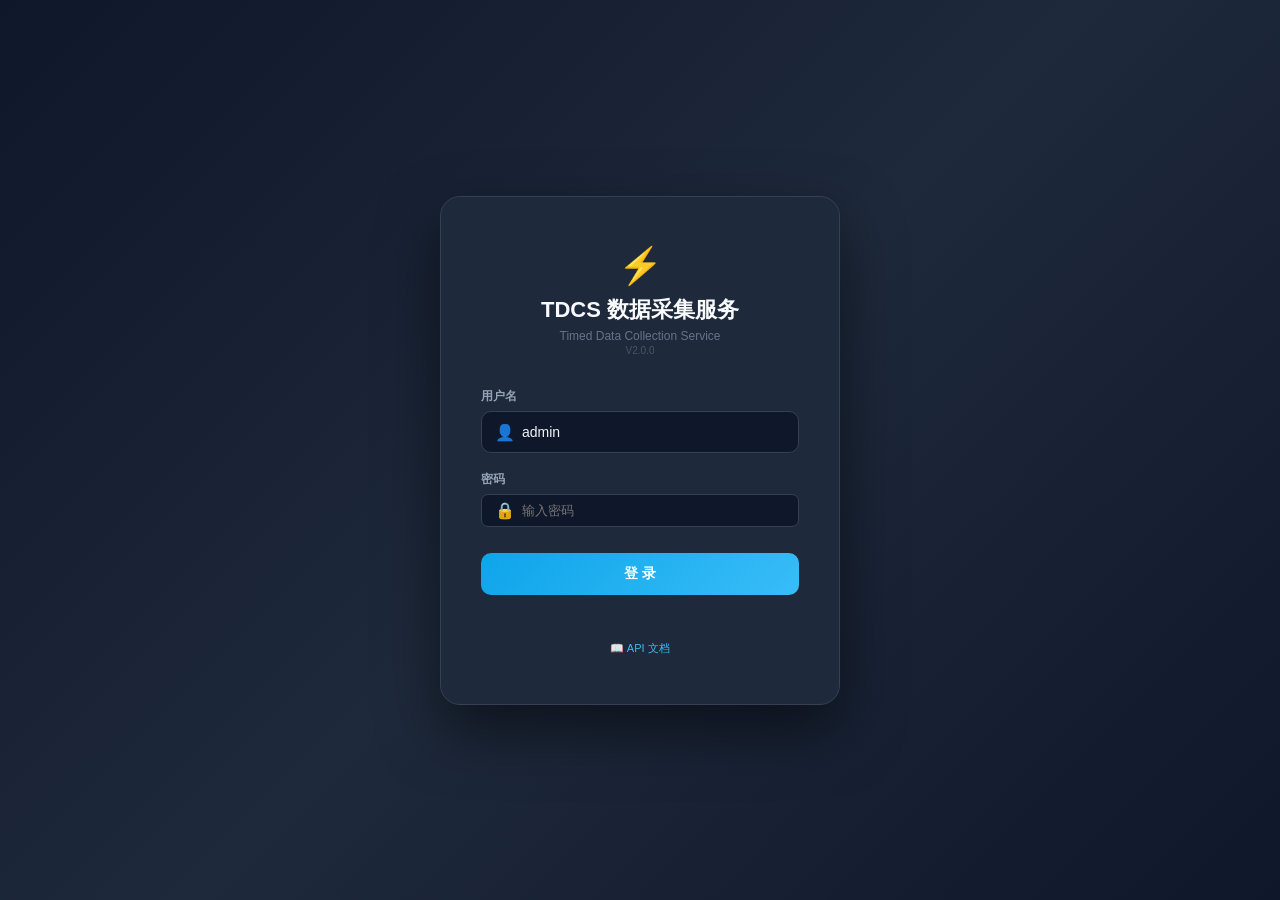
<file: etl-service/src/web/static/index.html>
<!DOCTYPE html>
<html lang="zh-CN">
<head>
<meta charset="UTF-8"><meta name="viewport" content="width=device-width,initial-scale=1">
<title>ETL 数据采集服务</title>
<style>
*{box-sizing:border-box;margin:0;padding:0}
body{font-family:-apple-system,BlinkMacSystemFont,"Segoe UI",sans-serif;background:#0f172a;color:#e2e8f0;min-height:100vh}
.sidebar{position:fixed;left:0;top:0;bottom:0;width:220px;background:#1e293b;border-right:1px solid #334155;display:flex;flex-direction:column;overflow-y:auto}
.logo{padding:24px 20px 20px;border-bottom:1px solid #334155}
.logo h1{font-size:14px;font-weight:700;color:#f8fafc;line-height:1.4}
.logo p{font-size:11px;color:#64748b;margin-top:3px}
nav{flex:1;padding:12px 0}
nav a{display:flex;align-items:center;gap:10px;padding:10px 20px;font-size:13px;color:#94a3b8;cursor:pointer;transition:all .15s;text-decoration:none;border-left:3px solid transparent}
nav a:hover{color:#f1f5f9;background:#334155}
nav a.active{color:#38bdf8;background:#0f172a;border-left-color:#38bdf8}
.nav-section{padding:6px 20px 2px;font-size:10px;color:#475569;text-transform:uppercase;letter-spacing:.8px;margin-top:8px}
.user-info{padding:16px 20px;border-top:1px solid #334155;font-size:12px;color:#64748b}
.user-info strong{color:#94a3b8;display:block}
.main{margin-left:220px;padding:32px}
.page{display:none}.page.active{display:block}
h2{font-size:20px;font-weight:700;color:#f8fafc;margin-bottom:24px}
.card{background:#1e293b;border:1px solid #334155;border-radius:12px;padding:24px;margin-bottom:20px}
.card h3{font-size:12px;font-weight:600;color:#64748b;text-transform:uppercase;letter-spacing:.5px;margin-bottom:16px}
.kpi-row{display:grid;grid-template-columns:repeat(4,1fr);gap:16px;margin-bottom:24px}
.kpi{background:#1e293b;border:1px solid #334155;border-radius:10px;padding:20px;text-align:center}
.kpi .v{font-size:28px;font-weight:800;line-height:1}
.kpi .l{font-size:11px;color:#64748b;margin-top:6px;text-transform:uppercase;letter-spacing:.5px}
.kpi.green .v{color:#34d399}.kpi.blue .v{color:#38bdf8}.kpi.amber .v{color:#fbbf24}.kpi.red .v{color:#f87171}.kpi.purple .v{color:#a78bfa}
.badge{display:inline-flex;align-items:center;padding:3px 10px;border-radius:20px;font-size:11px;font-weight:600}
.badge-success{background:#064e3b;color:#34d399}.badge-failed{background:#450a0a;color:#f87171}
.badge-processing{background:#1e3a5f;color:#38bdf8}.badge-pending{background:#1c1917;color:#a8a29e}
.badge-admin{background:#3b0764;color:#c084fc}.badge-operator{background:#172554;color:#60a5fa}.badge-viewer{background:#1c1917;color:#a8a29e}
table{width:100%;border-collapse:collapse;font-size:13px}
th{text-align:left;padding:10px 14px;color:#64748b;font-size:11px;text-transform:uppercase;letter-spacing:.5px;border-bottom:1px solid #334155}
td{padding:12px 14px;border-bottom:1px solid #1e293b;color:#cbd5e1}
tr:hover td{background:#243044}
.btn{display:inline-flex;align-items:center;gap:6px;padding:7px 14px;border-radius:7px;font-size:12px;font-weight:600;cursor:pointer;border:none;transition:all .15s}
.btn-primary{background:#0ea5e9;color:#fff}.btn-primary:hover{background:#0284c7}
.btn-success{background:#059669;color:#fff}.btn-success:hover{background:#047857}
.btn-warning{background:#d97706;color:#fff}.btn-warning:hover{background:#b45309}
.btn-danger{background:#dc2626;color:#fff}.btn-danger:hover{background:#b91c1c}
.btn-ghost{background:#334155;color:#94a3b8}.btn-ghost:hover{background:#475569;color:#f1f5f9}
.btn:disabled{opacity:.4;cursor:not-allowed}
.login-wrap{display:flex;align-items:center;justify-content:center;min-height:100vh;background:linear-gradient(135deg,#0f172a 0%,#1e293b 50%,#0f172a 100%)}
.login-box{background:#1e293b;border:1px solid #334155;border-radius:20px;padding:48px 40px;width:400px;box-shadow:0 25px 60px rgba(0,0,0,.5)}
.login-box .brand{text-align:center;margin-bottom:32px}
.login-box .brand .icon{font-size:36px;margin-bottom:8px}
.login-box .brand h1{font-size:22px;font-weight:700;color:#f8fafc;margin-bottom:4px}
.login-box .brand p{font-size:12px;color:#64748b}
.login-box .brand .ver{font-size:10px;color:#475569;margin-top:2px}
.field{margin-bottom:18px}
.field label{display:block;font-size:12px;font-weight:600;color:#94a3b8;margin-bottom:6px}
.field .input-wrap{position:relative}
.field .input-wrap .pre{position:absolute;left:14px;top:50%;transform:translateY(-50%);font-size:16px;color:#475569;pointer-events:none}
.field .input-wrap input{padding-left:40px}
.field input,.field select{width:100%;background:#0f172a;border:1px solid #334155;border-radius:10px;padding:12px 14px;color:#f1f5f9;font-size:14px;outline:none;transition:all .2s;box-sizing:border-box}
.field input:focus,.field select:focus{border-color:#38bdf8;box-shadow:0 0 0 3px rgba(56,189,248,.15)}
.login-box .btn-login{width:100%;padding:12px;border-radius:10px;font-size:14px;font-weight:700;margin-top:8px;background:linear-gradient(135deg,#0ea5e9,#38bdf8);color:#fff;border:none;cursor:pointer;transition:all .2s}
.login-box .btn-login:hover{background:linear-gradient(135deg,#0284c7,#0ea5e9);box-shadow:0 4px 16px rgba(14,165,233,.3)}
.login-box .btn-login:disabled{opacity:.5;cursor:not-allowed}
.login-box .links{text-align:center;margin-top:16px;font-size:11px;color:#475569}
.login-box .links a{color:#38bdf8;text-decoration:none}
#loginErr{color:#f87171;font-size:12px;min-height:18px;text-align:center;margin-top:12px;transition:all .2s}
.modal-overlay{display:none;position:fixed;inset:0;background:rgba(0,0,0,.6);z-index:100;align-items:center;justify-content:center}
.modal-overlay.show{display:flex}
.modal{background:#1e293b;border:1px solid #334155;border-radius:14px;padding:32px;width:440px;max-width:95vw}
.modal h3{font-size:16px;font-weight:700;color:#f8fafc;margin-bottom:20px}
.modal-actions{display:flex;gap:10px;justify-content:flex-end;margin-top:24px}
.toast{position:fixed;bottom:24px;right:24px;background:#1e293b;border:1px solid #334155;border-radius:10px;padding:14px 20px;font-size:13px;color:#f1f5f9;box-shadow:0 8px 32px rgba(0,0,0,.4);transform:translateY(80px);opacity:0;transition:all .3s;z-index:999}
.toast.show{transform:translateY(0);opacity:1}
.toast.ok{border-color:#059669;color:#34d399}.toast.err-t{border-color:#dc2626;color:#f87171}
.dot{width:8px;height:8px;border-radius:50%;display:inline-block;margin-right:6px}
.dot-green{background:#34d399}.dot-red{background:#f87171}.dot-amber{background:#fbbf24}
.empty{text-align:center;padding:40px;color:#475569;font-size:13px}
.mi{background:#0f172a;border-radius:8px;padding:12px 16px;display:flex;justify-content:space-between;align-items:center;margin-bottom:8px}
.mi .mk{font-size:12px;color:#64748b}.mi .mv{font-size:13px;font-weight:700;color:#38bdf8;font-family:monospace}
#app{display:none}
select{background:#0f172a;border:1px solid #334155;color:#e2e8f0;padding:8px 12px;border-radius:7px;font-size:13px}
input[type=text],input[type=password]{background:#0f172a;border:1px solid #334155;color:#e2e8f0;padding:8px 12px;border-radius:7px;font-size:13px}
.score-high{color:#34d399;font-weight:700}.score-mid{color:#fbbf24;font-weight:700}.score-low{color:#f87171;font-weight:700}
.tag{display:inline-flex;padding:2px 8px;border-radius:4px;font-size:11px;background:#334155;color:#94a3b8;margin:1px}
.toolbar{display:flex;gap:10px;align-items:center;flex-wrap:wrap;margin-bottom:16px}
/* 加载骨架动画 */
.skeleton{background:linear-gradient(90deg,#1e293b 25%,#334155 50%,#1e293b 75%);background-size:200% 100%;animation:sk-pulse 1.5s ease-in-out infinite;border-radius:6px;color:transparent!important;user-select:none}
@keyframes sk-pulse{0%{background-position:200% 0}100%{background-position:-200% 0}}
.sk-text{display:inline-block;height:14px;min-width:60px}.sk-block{height:40px;width:100%;margin-bottom:8px}
/* 空状态 */
.empty-state{text-align:center;padding:48px 24px;color:#475569}
.empty-state .icon{font-size:40px;margin-bottom:12px;opacity:.5}
.empty-state .msg{font-size:14px;margin-bottom:4px}
.empty-state .hint{font-size:12px;color:#334155}
/* 错误卡片 */
.err-card{background:#450a0a;border:1px solid #7f1d1d;border-radius:8px;padding:16px;color:#fca5a5;font-size:13px;margin-bottom:16px}
.err-card .retry{cursor:pointer;color:#f87171;text-decoration:underline;margin-left:8px}
/* Toast 增强 */
.toast{position:fixed;bottom:24px;right:24px;background:#1e293b;border:1px solid #334155;border-radius:10px;padding:14px 20px;font-size:13px;color:#f1f5f9;box-shadow:0 8px 32px rgba(0,0,0,.4);transform:translateY(80px);opacity:0;transition:all .3s;z-index:999;max-width:360px;display:flex;align-items:center;gap:10px}
.toast.show{transform:translateY(0);opacity:1}
.toast.ok{border-color:#059669}.toast.ok .t-icon{color:#34d399}.toast.err-t{border-color:#dc2626}.toast.err-t .t-icon{color:#f87171}
.toast .t-icon{font-size:18px;flex-shrink:0}.toast .t-body{flex:1}
/* KPI 过渡 */
.kpi .v{transition:all .4s ease}
/* 最近文件行高亮 */
tr.row-new td{background:#1a3a2a!important;transition:background 2s}
tr.row-err td{background:#3a1a1a!important}
</style>
</head>
<body>

<!-- ── 登录页 ── -->
<div class="login-wrap" id="loginPage">
  <div class="login-box">
    <div class="brand">
      <div class="icon">⚡</div>
      <h1>TDCS 数据采集服务</h1>
      <p>Timed Data Collection Service</p>
      <div class="ver">V2.0.0</div>
    </div>
    <form onsubmit="doLogin();return false;">
    <div class="field"><label>用户名</label><div class="input-wrap"><span class="pre">👤</span><input id="loginUser" value="admin" placeholder="输入用户名" autocomplete="username"></div></div>
    <div class="field"><label>密码</label><div class="input-wrap"><span class="pre">🔒</span><input id="loginPass" type="password" placeholder="输入密码" autocomplete="current-password"></div></div>
    <button type="submit" class="btn-login">登 录</button>
    </form>
    <div id="loginErr"></div>
    <div class="links">
      <a href="/docs" target="_blank">📖 API 文档</a>
    </div>
  </div>
</div>

<!-- ── 主应用 ── -->
<div id="app">
  <div class="sidebar">
    <div class="logo"><h1>⚡ TDCS</h1><p>Timed Data Collection Service</p></div>
    <nav>
      <div class="nav-section">监控</div>
      <a class="active" onclick="nav(this,'dashboard')">📊 仪表盘</a>
      <a onclick="nav(this,'quality')">✅ 数据质量</a>
      <a onclick="nav(this,'metrics')">📈 监控指标</a>
      <div class="nav-section">管理</div>
      <a onclick="nav(this,'tasks')">⚙️ 任务管理</a>
      <a onclick="nav(this,'files')">📁 文件状态</a>
      <a onclick="nav(this,'monthly')">🗂️ 月表管理</a>
      <div class="nav-section">工具</div>
      <a onclick="nav(this,'cleaner')">🧹 清洗工作台</a>
      <div class="nav-section">系统</div>
      <a onclick="nav(this,'config')">🔧 系统配置</a>
      <a onclick="nav(this,'users')" id="navUsers" style="display:none">👥 用户管理</a>
      <a onclick="nav(this,'audit')" id="navAudit" style="display:none">📋 审计日志</a>
      <div class="nav-section">开发者</div>
      <a href="/docs" target="_blank">📖 API 文档</a>
    </nav>
    <div class="user-info">
      <strong id="sidebarUser">—</strong>
      <span id="sidebarRole">—</span><br>
      <a href="#" onclick="openPwdModal()" style="color:#60a5fa;font-size:11px;text-decoration:none;margin-top:6px;display:inline-block">修改密码</a>
      &nbsp;·&nbsp;
      <a href="#" onclick="logout()" style="color:#ef4444;font-size:11px;text-decoration:none">退出</a>
    </div>
  </div>

  <div class="main">

    <!-- 仪表盘 -->
    <div class="page active" id="page-dashboard">
      <h2>仪表盘 <button class="btn btn-ghost" style="float:right;font-size:11px;margin-top:4px" onclick="loadDashboard()">↻ 刷新</button></h2>
      <div class="kpi-row">
        <div class="kpi blue"><div class="v" id="kpiTasks">—</div><div class="l">启用任务</div></div>
        <div class="kpi green"><div class="v" id="kpiSuccess">—</div><div class="l">成功文件</div></div>
        <div class="kpi red"><div class="v" id="kpiFailed">—</div><div class="l">失败文件</div></div>
        <div class="kpi amber"><div class="v" id="kpiRows">—</div><div class="l">成功行数</div></div>
      </div>
      <div style="display:grid;grid-template-columns:1fr 1fr;gap:20px;margin-bottom:20px">
        <div class="card">
          <h3>服务状态</h3>
          <div id="healthStatus"><div class="skeleton sk-block"></div><div class="skeleton sk-block"></div></div>
        </div>
        <div class="card">
          <h3>队列 / Worker</h3>
          <div id="workerStatus"><div class="skeleton sk-block"></div><div class="skeleton sk-block"></div></div>
        </div>
      </div>
      <div class="card">
        <h3>最近处理文件</h3>
        <table><thead><tr><th>文件名</th><th>任务</th><th>状态</th><th>行数</th><th>耗时</th><th>时间</th></tr></thead>
        <tbody id="recentFiles"><tr><td colspan="6" class="empty">加载中...</td></tr></tbody></table>
      </div>
    </div>

    <!-- 任务管理 -->
    <div class="page" id="page-tasks">
      <h2>任务管理 <button class="btn btn-ghost" style="float:right;font-size:11px;margin-top:4px" onclick="loadTasks()">↻ 刷新</button></h2>
      <div id="taskList" class="card"><div class="empty">加载中...</div></div>
    </div>

    <!-- 文件状态 -->
    <div class="page" id="page-files">
      <h2>文件处理状态</h2>
      <div class="card" style="margin-bottom:16px;padding:16px">
        <div class="toolbar">
          <select id="fileStatusFilter" onchange="loadFiles()">
            <option value="">全部状态</option>
            <option value="SUCCESS">SUCCESS</option>
            <option value="FAILED">FAILED</option>
            <option value="PROCESSING">PROCESSING</option>
            <option value="PENDING">PENDING</option>
          </select>
          <select id="fileTaskFilter" onchange="loadFiles()"><option value="">全部任务</option></select>
          <button class="btn btn-ghost" onclick="loadFiles()">↻ 刷新</button>
        </div>
      </div>
      <div class="card">
        <table><thead><tr><th>文件名</th><th>任务</th><th>状态</th><th>行数</th><th>重试</th><th>错误类型</th><th>时间</th><th>操作</th></tr></thead>
        <tbody id="fileTable"><tr><td colspan="8" class="empty">加载中...</td></tr></tbody></table>
        <div id="filePager" style="margin-top:16px;display:flex;gap:8px;justify-content:flex-end;align-items:center;font-size:12px;color:#64748b"></div>
      </div>
    </div>

    <!-- 数据质量 -->
    <div class="page" id="page-quality">
      <h2>数据质量</h2>
      <div class="card">
        <h3>按任务查询</h3>
        <div style="display:flex;gap:10px;margin-bottom:16px">
          <select id="qualityTaskSel" style="flex:1"></select>
          <button class="btn btn-primary" onclick="loadQuality()">查询</button>
          <button class="btn btn-ghost" onclick="loadQualityTrend()">趋势</button>
        </div>
        <div id="qualityResult" class="empty">请选择任务后点击查询</div>
      </div>
    </div>

    <!-- 监控指标 -->
    <div class="page" id="page-metrics">
      <h2>监控指标 <button class="btn btn-ghost" style="float:right;font-size:11px;margin-top:4px" onclick="loadMetrics()">↻ 刷新</button></h2>
      <div class="card">
        <h3>Prometheus 原始指标</h3>
        <pre id="metricsRaw" style="font-size:11px;color:#64748b;white-space:pre-wrap;max-height:500px;overflow-y:auto;line-height:1.7">加载中...</pre>
      </div>
    </div>

    <!-- 月表管理 -->
    <div class="page" id="page-monthly">
      <h2>月表管理</h2>
      <div class="card" style="margin-bottom:16px;padding:16px">
        <div class="toolbar">
          <select id="monthlyTaskFilter" onchange="loadMonthly()"><option value="">全部任务</option></select>
          <button class="btn btn-ghost" onclick="loadMonthly()">↻ 刷新</button>
          <button class="btn btn-warning" id="monthlyRunBtn" onclick="runMonthlyLifecycle()">▶ 手动触发生命周期</button>
          <span style="font-size:11px;color:#475569">需要 admin 权限</span>
        </div>
      </div>
      <div class="card">
        <table><thead><tr><th>表名</th><th>任务</th><th>年月</th><th>状态</th><th>行数</th><th>创建时间</th><th>归档时间</th></tr></thead>
        <tbody id="monthlyTable"><tr><td colspan="7" class="empty">加载中...</td></tr></tbody></table>
      </div>
    </div>

    <!-- 系统配置 -->
    <div class="page" id="page-config">
      <h2>系统配置</h2>
      <div class="card">
        <h3>运行时配置</h3>
        <div id="configInfo" style="margin-bottom:20px">加载中...</div>
        <button class="btn btn-warning" onclick="reloadConfig()" id="reloadBtn">🔄 热重载配置</button>
        <span style="font-size:11px;color:#64748b;margin-left:10px">需要 admin 权限</span>
      </div>
    </div>

    <!-- 用户管理 (admin only) -->
    <div class="page" id="page-users">
      <h2>用户管理
        <button class="btn btn-primary" style="float:right;margin-top:-4px" onclick="openCreateUser()">+ 新建用户</button>
      </h2>
      <div class="card">
        <table><thead><tr><th>ID</th><th>用户名</th><th>角色</th><th>状态</th><th>最后登录</th><th>创建时间</th><th>操作</th></tr></thead>
        <tbody id="userTable"><tr><td colspan="7" class="empty">加载中...</td></tr></tbody></table>
      </div>
    </div>

    <!-- 审计日志 (admin only) -->
    <div class="page" id="page-audit">
      <h2>审计日志</h2>
      <div class="card" style="margin-bottom:16px;padding:16px">
        <div class="toolbar">
          <input type="text" id="auditUser" placeholder="用户名" style="width:140px">
          <input type="text" id="auditAction" placeholder="操作关键词" style="width:160px">
          <button class="btn btn-primary" onclick="loadAudit(1)">查询</button>
          <button class="btn btn-ghost" onclick="document.getElementById('auditUser').value='';document.getElementById('auditAction').value='';loadAudit(1)">清空</button>
        </div>
      </div>
      <div class="card">
        <table><thead><tr><th>时间</th><th>用户</th><th>IP</th><th>操作</th><th>目标</th><th>详情</th></tr></thead>
        <tbody id="auditTable"><tr><td colspan="6" class="empty">加载中...</td></tr></tbody></table>
        <div id="auditPager" style="margin-top:16px;display:flex;gap:8px;justify-content:flex-end;align-items:center;font-size:12px;color:#64748b"></div>
      </div>
    </div>

    <!-- 清洗工作台 -->
    <div class="page" id="page-cleaner">
      <h2>🧹 清洗工作台
        <button class="btn btn-ghost" style="float:right;font-size:11px;margin-top:4px" onclick="loadCleanerTemplates()">↻ 刷新模板</button>
      </h2>
      <div style="display:grid;grid-template-columns:1fr 1fr;gap:20px;margin-bottom:20px">
        <div>
          <div class="card" style="margin-bottom:16px">
            <h3>① 上传数据文件</h3>
            <div id="dropZone" onclick="document.getElementById('cleanerFile').click()"
              style="border:2px dashed #334155;border-radius:10px;padding:32px;text-align:center;cursor:pointer;transition:border .2s;margin-bottom:12px"
              ondragover="event.preventDefault();this.style.borderColor='#38bdf8'"
              ondragleave="this.style.borderColor='#334155'"
              ondrop="handleFileDrop(event)">
              <div style="font-size:28px;margin-bottom:8px">📂</div>
              <div style="color:#94a3b8;font-size:13px">点击或拖拽上传 CSV / Excel</div>
              <div style="color:#475569;font-size:11px;margin-top:4px">最大 20MB</div>
            </div>
            <input type="file" id="cleanerFile" accept=".csv,.xlsx,.xls" style="display:none" onchange="onFileSelected(this)">
            <div id="fileInfo" style="font-size:12px;color:#64748b;min-height:18px"></div>
          </div>
          <div class="card">
            <h3>② 选择清洗模板 <span id="templateCount" style="font-weight:400;color:#475569;text-transform:none;letter-spacing:0"></span></h3>
            <select id="templateSelect" style="width:100%;margin-bottom:12px" onchange="onTemplateSelected()">
              <option value="">— 请选择模板 —</option>
            </select>
            <div id="templateDesc" style="font-size:12px;color:#64748b;min-height:32px;padding:8px 0"></div>
            <button class="btn btn-primary" style="width:100%;justify-content:center;padding:11px;font-size:14px"
              id="runBtn" onclick="runCleaner()" disabled>▶ 运行清洗</button>
          </div>
        </div>
        <div class="card" style="display:flex;flex-direction:column">
          <h3>模板详情
            <button id="srcToggleBtn" class="btn btn-ghost" style="float:right;font-size:11px" onclick="toggleSource()" disabled>查看源码</button>
          </h3>
          <div id="templateDetail" style="flex:1;font-size:13px;color:#64748b">请在左侧选择模板</div>
          <pre id="templateSource" style="display:none;font-size:11px;color:#94a3b8;background:#0f172a;border-radius:8px;padding:14px;overflow:auto;max-height:320px;line-height:1.6"></pre>
        </div>
      </div>
      <div id="cleanerResult" style="display:none">
        <div class="card" style="margin-bottom:0">
          <h3>③ 清洗结果
            <button id="downloadBtn" class="btn btn-success" style="float:right;font-size:11px" onclick="downloadResult()" disabled>⬇ 下载完整 CSV</button>
          </h3>
          <div id="resultSummary" style="display:flex;gap:24px;margin-bottom:16px;flex-wrap:wrap"></div>
          <div style="overflow-x:auto">
            <table id="previewTable" style="min-width:600px">
              <thead id="previewHead"></thead>
              <tbody id="previewBody"></tbody>
            </table>
          </div>
          <div id="previewNote" style="font-size:11px;color:#475569;margin-top:10px;text-align:right"></div>
        </div>
      </div>
    </div>

  </div><!-- .main -->
</div><!-- #app -->

<!-- ── 弹窗：修改密码 ── -->
<div class="modal-overlay" id="pwdModal">
  <div class="modal">
    <h3>修改密码</h3>
    <div class="field"><label>旧密码</label><input type="password" id="pwdOld" placeholder="当前密码"></div>
    <div class="field"><label>新密码</label><input type="password" id="pwdNew" placeholder="至少 6 位"></div>
    <div class="field"><label>确认新密码</label><input type="password" id="pwdConfirm" placeholder="再次输入新密码"></div>
    <div class="modal-actions">
      <button class="btn btn-ghost" onclick="closeModal('pwdModal')">取消</button>
      <button class="btn btn-primary" onclick="submitPwd()">确认修改</button>
    </div>
  </div>
</div>

<!-- ── 弹窗：创建用户 ── -->
<div class="modal-overlay" id="createUserModal">
  <div class="modal">
    <h3>创建用户</h3>
    <div class="field"><label>用户名</label><input type="text" id="newUsername" placeholder="3-50 字符"></div>
    <div class="field"><label>密码</label><input type="password" id="newPassword" placeholder="至少 6 位"></div>
    <div class="field"><label>角色</label>
      <select id="newRole" style="width:100%;padding:10px 14px;font-size:14px">
        <option value="viewer">viewer — 只读</option>
        <option value="operator">operator — 操作</option>
        <option value="admin">admin — 管理员</option>
      </select>
    </div>
    <div class="modal-actions">
      <button class="btn btn-ghost" onclick="closeModal('createUserModal')">取消</button>
      <button class="btn btn-primary" onclick="submitCreateUser()">创建</button>
    </div>
  </div>
</div>

<!-- ── 弹窗：修改角色 ── -->
<div class="modal-overlay" id="roleModal">
  <div class="modal">
    <h3>修改角色</h3>
    <div style="margin-bottom:16px;color:#94a3b8;font-size:13px">用户：<strong id="roleModalUser" style="color:#38bdf8"></strong></div>
    <input type="hidden" id="roleModalId">
    <div class="field"><label>新角色</label>
      <select id="roleModalRole" style="width:100%;padding:10px 14px;font-size:14px">
        <option value="viewer">viewer — 只读</option>
        <option value="operator">operator — 操作</option>
        <option value="admin">admin — 管理员</option>
      </select>
    </div>
    <div class="modal-actions">
      <button class="btn btn-ghost" onclick="closeModal('roleModal')">取消</button>
      <button class="btn btn-primary" onclick="submitChangeRole()">确认</button>
    </div>
  </div>
</div>

<!-- ── 文件详情弹窗 ── -->
<div class="modal-overlay" id="fileDetailModal">
  <div class="modal" style="width:560px">
    <h3>文件详情</h3>
    <div id="fileDetailContent" style="font-size:13px"></div>
    <div class="modal-actions">
      <button class="btn btn-ghost" onclick="closeModal('fileDetailModal')">关闭</button>
    </div>
  </div>
</div>

<div class="toast" id="toast"></div>

<script>
// ── 安全的 localStorage 读写 ────────────────────────────────────────────────
function _safeGet(k) { try { return localStorage.getItem(k); } catch(_) { return null; } }
function _safeSet(k, v) { try { localStorage.setItem(k, v); } catch(_) {} }
function _safeDel(k) { try { localStorage.removeItem(k); } catch(_) {} }

let token = _safeGet('etl_token') || '';
let currentUser = null;
try { currentUser = JSON.parse(_safeGet('etl_user') || 'null'); } catch(_) { currentUser = null; }
let _filePage = 1, _auditPage = 1;
let _loginLock = false;
let _autoRefresh = null;  // 仪表盘自动刷新定时器

// ── JWT 解码（自动补齐 base64url padding）────────────────────────────────────
function _decodeJwtPayload(jwt) {
  try {
    let payload = jwt.split('.')[1];
    if (!payload) throw new Error('invalid token format');
    payload = payload.replace(/-/g, '+').replace(/_/g, '/');
    while (payload.length % 4) payload += '=';
    return JSON.parse(atob(payload));
  } catch (e) {
    throw new Error('token 解析失败: ' + e.message);
  }
}

// ── 验证存储的 token 是否仍然有效 ────────────────────────────────────────────
async function _verifyStoredToken() {
  if (!token) return false;
  try {
    const r = await fetch('/api/v1/tasks/', {
      headers: { 'Authorization': 'Bearer ' + token }
    });
    return r.ok;
  } catch (_) {
    return false;
  }
}

// ─── 核心工具 ──────────────────────────────────────────────────────────────

async function doLogin() {
  if (_loginLock) return;
  _loginLock = true;
  const btn = document.querySelector('#loginPage .btn-login');
  btn.disabled = true;
  btn.textContent = '登录中...';

  const u = document.getElementById('loginUser').value.trim();
  const p = document.getElementById('loginPass').value;
  const errEl = document.getElementById('loginErr');
  errEl.textContent = '';

  try {
    if (!u || !p) { errEl.textContent = '请输入用户名和密码'; return; }
    const r = await fetch('/api/v1/auth/login', {
      method: 'POST',
      headers: { 'Content-Type': 'application/json' },
      body: JSON.stringify({ username: u, password: p })
    });
    const data = await r.json().catch(() => ({}));
    if (!r.ok) {
      if (r.status === 429) {
        errEl.textContent = '登录尝试过于频繁，请 1 分钟后再试';
      } else if (r.status === 401) {
        errEl.textContent = '用户名或密码错误';
      } else if (r.status >= 500) {
        errEl.textContent = '服务器内部错误，请联系管理员';
      } else {
        errEl.textContent = data.error || '登录失败 (' + r.status + ')';
      }
      return;
    }
    token = data.token;
    const pl = _decodeJwtPayload(token);
    currentUser = { id: pl.sub, username: pl.username, role: pl.role };
    _safeSet('etl_token', token);
    _safeSet('etl_user', JSON.stringify(currentUser));
    enterApp();
  } catch (e) {
    if (e.name === 'TypeError' && e.message.includes('fetch')) {
      errEl.textContent = '无法连接服务器，请检查网络';
    } else if (e.name === 'TypeError' && e.message.includes('NetworkError')) {
      errEl.textContent = '网络连接失败，请检查服务是否运行';
    } else {
      errEl.textContent = '登录异常: ' + e.message;
    }
  } finally {
    _loginLock = false;
    btn.disabled = false;
    btn.textContent = '登 录';
  }
}

function enterApp() {
  document.getElementById('loginPage').style.display = 'none';
  document.getElementById('app').style.display = 'block';
  document.getElementById('sidebarUser').textContent = currentUser.username;
  document.getElementById('sidebarRole').textContent = currentUser.role;
  // admin-only 菜单
  if (currentUser.role === 'admin') {
    document.getElementById('navUsers').style.display = '';
    document.getElementById('navAudit').style.display = '';
  }
  loadDashboard();
  // 仪表盘 30s 自动刷新
  if (_autoRefresh) clearInterval(_autoRefresh);
  _autoRefresh = setInterval(() => { if (document.getElementById('page-dashboard').classList.contains('active')) loadDashboard(); }, 30000);
  // 预填文件任务过滤器
  api('GET', '/api/v1/tasks/').then(d => {
    const sel = document.getElementById('fileTaskFilter');
    const msel = document.getElementById('monthlyTaskFilter');
    (d.tasks || []).forEach(t => {
      sel.innerHTML += `<option value="${t.task_id}">${t.name}</option>`;
      msel.innerHTML += `<option value="${t.task_id}">${t.name}</option>`;
    });
  }).catch(()=>{});
}

function logout() {
  token = ''; currentUser = null;
  _safeDel('etl_token'); _safeDel('etl_user');
  document.getElementById('app').style.display = 'none';
  document.getElementById('loginPage').style.display = 'flex';
  document.getElementById('navUsers').style.display = 'none';
  document.getElementById('navAudit').style.display = 'none';
}

async function api(method, path, body) {
  const opts = {method, headers: {'Content-Type': 'application/json'}};
  if (token) opts.headers['Authorization'] = 'Bearer ' + token;
  if (body) opts.body = JSON.stringify(body);
  const r = await fetch(path, opts);
  if (r.status === 401) { logout(); throw new Error('401'); }
  if (!r.ok) { const e = await r.json().catch(()=>({error:r.status})); throw new Error(e.error || r.status); }
  const ct = r.headers.get('content-type') || '';
  return ct.includes('json') ? r.json() : r.text();
}

function nav(el, page) {
  document.querySelectorAll('.page').forEach(p => p.classList.remove('active'));
  document.querySelectorAll('nav a').forEach(a => a.classList.remove('active'));
  document.getElementById('page-' + page).classList.add('active');
  el.classList.add('active');
  const fn = {dashboard:loadDashboard, tasks:loadTasks, files:loadFiles,
               quality:loadQualityInit, metrics:loadMetrics, config:loadConfig,
               users:loadUsers, audit:()=>loadAudit(1), monthly:loadMonthly,
               cleaner:loadCleanerTemplates};
  fn[page]?.();
}

function toast(msg, type) {
  const t = document.getElementById('toast');
  const icon = type === 'err' ? '✕' : '✓';
  t.innerHTML = `<span class="t-icon">${icon}</span><span class="t-body">${msg}</span>`;
  t.className = 'toast show ' + (type === 'err' ? 'err-t' : 'ok');
  clearTimeout(t._tid);
  t._tid = setTimeout(() => t.classList.remove('show'), 3500);
}

function badge(s) {
  const m = {SUCCESS:'badge-success',FAILED:'badge-failed',PROCESSING:'badge-processing',CLAIMED:'badge-processing'};
  return `<span class="badge ${m[s]||'badge-pending'}">${s||'—'}</span>`;
}
function roleBadge(r) {
  return `<span class="badge badge-${r||'viewer'}">${r||'viewer'}</span>`;
}

// ── 通用状态渲染 ─────────────────────────────────────────────────────────
function _loading(rows=5) {
  return '<tr>' + Array(rows).fill('<td><div class="skeleton sk-text"></div></td>').join('') + '</tr>'.repeat(3);
}
function _empty(msg='暂无数据', icon='📭') {
  return `<div class="empty-state"><div class="icon">${icon}</div><div class="msg">${msg}</div></div>`;
}
function _error(msg, retryFn) {
  let r = '';
  if (retryFn) r = `<span class="retry" onclick="(${retryFn.toString()})()">重试</span>`;
  return `<div class="err-card">⚠ ${msg}${r}</div>`;
}
function scoreClass(s) { return s>=80?'score-high':s>=60?'score-mid':'score-low'; }

function openModal(id) { document.getElementById(id).classList.add('show'); }
function closeModal(id) { document.getElementById(id).classList.remove('show'); }

// ─── 仪表盘 ───────────────────────────────────────────────────────────────

async function loadDashboard() {
  try {
    const d = await api('GET', '/api/v1/dashboard/');
    document.getElementById('kpiTasks').textContent = d.tasks?.enabled ?? '—';
    document.getElementById('kpiSuccess').textContent = d.files?.success ?? '—';
    document.getElementById('kpiFailed').textContent = d.files?.failed ?? '—';
    document.getElementById('kpiRows').textContent = (d.files?.total_rows ?? 0).toLocaleString();

    // 服务状态
    const health = d.health || {};
    const ha = d.ha || {};
    document.getElementById('healthStatus').innerHTML =
      `<div style="display:flex;flex-direction:column;gap:8px">
        <div><span class="dot ${health.db?'dot-green':'dot-red'}"></span>数据库：${health.db?'正常':'不可达'}</div>
        <div><span class="dot dot-green"></span>Web 服务：运行中</div>
        ${ha.enabled ? `<div><span class="dot ${ha.is_active?'dot-green':'dot-amber'}"></span>HA 角色：${ha.is_active?'主节点 (ACTIVE)':'备节点 (STANDBY)'}</div>` : ''}
        <div style="color:#475569;font-size:11px;margin-top:4px">${new Date().toLocaleTimeString()}</div>
      </div>`;

    // Worker
    const w = d.workers || {};
    document.getElementById('workerStatus').innerHTML = Object.keys(w).length
      ? `<div style="display:flex;flex-direction:column;gap:8px">
          <div class="mi"><span class="mk">队列积压</span><span class="mv">${w.queue_size??'—'}</span></div>
          <div class="mi"><span class="mk">活跃 Worker</span><span class="mv">${w.active_workers??'—'}</span></div>
        </div>`
      : '<div style="color:#475569">Worker 信息不可用</div>';

    // 最近文件
    const recent = d.recent_files || [];
    document.getElementById('recentFiles').innerHTML = recent.length
      ? recent.map(f=>`<tr>
          <td style="font-family:monospace;font-size:12px">${f.file_name}</td>
          <td style="color:#64748b">${f.task_id}</td>
          <td>${badge(f.status)}</td>
          <td>${(f.row_count||0).toLocaleString()}</td>
          <td>${f.processing_time_ms?f.processing_time_ms+'ms':'—'}</td>
          <td style="color:#64748b;font-size:12px">${(f.time||'').slice(0,19)}</td>
        </tr>`).join('')
      : '<tr><td colspan="6" class="empty">暂无数据</td></tr>';
  } catch(e) {
    document.getElementById('healthStatus').innerHTML = `<span class="dot dot-red"></span>服务不可达：${e.message}`;
  }
}

// ─── 任务管理 ─────────────────────────────────────────────────────────────

async function loadTasks() {
  try {
    const data = await api('GET', '/api/v1/tasks/');
    const tasks = data.tasks || [];
    document.getElementById('taskList').innerHTML = tasks.length
      ? `<table><thead><tr><th>任务 ID</th><th>名称</th><th>状态</th><th>成功</th><th>失败</th><th>总行数</th><th>最后处理</th><th>操作</th></tr></thead><tbody>` +
        tasks.map(t => {
          const s = t.stats || {};
          return `<tr>
            <td style="font-family:monospace;color:#38bdf8">${t.task_id}</td>
            <td>${t.name}</td>
            <td>${t.enabled?'<span class="badge badge-success">● 运行</span>':'<span class="badge badge-pending">⏸ 禁用</span>'}</td>
            <td style="color:#34d399">${s.success??'—'}</td>
            <td style="color:#f87171">${s.failed??'—'}</td>
            <td>${(s.total_rows||0).toLocaleString()}</td>
            <td style="color:#64748b;font-size:11px">${(s.last_processed||'—').slice(0,19)}</td>
            <td style="display:flex;gap:6px;flex-wrap:wrap">
              <button class="btn btn-warning" style="padding:5px 10px" onclick="taskAct('${t.task_id}','pause')">暂停</button>
              <button class="btn btn-success" style="padding:5px 10px" onclick="taskAct('${t.task_id}','resume')">恢复</button>
              <button class="btn btn-primary" style="padding:5px 10px" onclick="taskAct('${t.task_id}','trigger')">扫描</button>
              ${currentUser.role==='admin'
                ? (t.enabled
                    ? `<button class="btn btn-ghost" style="padding:5px 10px" onclick="taskAct('${t.task_id}','disable')">禁用</button>`
                    : `<button class="btn btn-ghost" style="padding:5px 10px" onclick="taskAct('${t.task_id}','enable')">启用</button>`)
                : ''}
            </td>
          </tr>`;
        }).join('') + '</tbody></table>'
      : '<div class="empty">暂无任务</div>';
  } catch {
    document.getElementById('taskList').innerHTML = '<div class="empty">加载失败</div>';
  }
}

async function taskAct(id, action) {
  try {
    await api('POST', `/api/v1/tasks/${id}/${action}`);
    toast(`${action} → ${id}`);
    loadTasks();
  } catch(e) { toast('操作失败：' + e.message, 'err'); }
}

// ─── 文件状态 ─────────────────────────────────────────────────────────────

async function loadFiles(page) {
  if (page) _filePage = page;
  const s = document.getElementById('fileStatusFilter').value;
  const t = document.getElementById('fileTaskFilter').value;
  let qs = `?page=${_filePage}&page_size=50`;
  if (s) qs += `&status=${s}`;
  if (t) qs += `&task_id=${t}`;
  try {
    const data = await api('GET', '/api/v1/files/' + qs);
    const files = data.files || [];
    document.getElementById('fileTable').innerHTML = files.length
      ? files.map(f=>`<tr>
          <td style="font-family:monospace;font-size:12px;cursor:pointer;color:#38bdf8" onclick="showFileDetail(${f.id})">${f.file_name}</td>
          <td style="color:#64748b">${f.task_id||'—'}</td>
          <td>${badge(f.status)}</td>
          <td>${(f.row_count||0).toLocaleString()}</td>
          <td>${f.retry_count||0}</td>
          <td style="color:#f87171;font-size:11px">${f.error_type||'—'}</td>
          <td style="color:#64748b;font-size:11px">${(f.created_at||'').slice(0,19)}</td>
          <td>${f.status==='FAILED'?`<button class="btn btn-ghost" style="padding:4px 10px" onclick="retryFile(${f.id})">重试</button>`:'—'}</td>
        </tr>`).join('')
      : '<tr><td colspan="8" class="empty">暂无数据</td></tr>';
    // 分页
    const total = data.total || 0;
    const pages = Math.ceil(total / 50);
    document.getElementById('filePager').innerHTML = total > 50
      ? `共 ${total} 条 &nbsp;
         ${_filePage>1?`<button class="btn btn-ghost" style="padding:4px 10px" onclick="loadFiles(${_filePage-1})">‹ 上一页</button>`:''}
         <span>第 ${_filePage}/${pages} 页</span>
         ${_filePage<pages?`<button class="btn btn-ghost" style="padding:4px 10px" onclick="loadFiles(${_filePage+1})">下一页 ›</button>`:''}`
      : `共 ${total} 条`;
  } catch {
    document.getElementById('fileTable').innerHTML = '<tr><td colspan="8" class="empty">加载失败</td></tr>';
  }
}

async function showFileDetail(id) {
  try {
    const f = await api('GET', `/api/v1/files/${id}`);
    document.getElementById('fileDetailContent').innerHTML = `
      <div style="display:grid;grid-template-columns:1fr 1fr;gap:10px;margin-bottom:16px">
        ${['file_name','task_id','status','row_count','valid_row_count','retry_count','processing_time_ms','created_at','processed_at'].map(k=>
          `<div class="mi"><span class="mk">${k}</span><span class="mv" style="font-size:12px">${f[k]??'—'}</span></div>`
        ).join('')}
      </div>
      ${f.error_type?`<div style="margin-bottom:10px"><div style="font-size:11px;color:#64748b;margin-bottom:4px">错误类型</div><span class="badge badge-failed">${f.error_type}</span></div>`:''}
      ${f.error_message?`<div><div style="font-size:11px;color:#64748b;margin-bottom:4px">错误详情</div><pre style="background:#0f172a;border-radius:8px;padding:12px;font-size:11px;color:#f87171;overflow:auto;max-height:200px;white-space:pre-wrap">${f.error_message}</pre></div>`:''}
      ${f.file_path?`<div style="margin-top:10px"><div style="font-size:11px;color:#64748b;margin-bottom:4px">文件路径</div><code style="font-size:11px;color:#94a3b8">${f.file_path}</code></div>`:''}`;
    openModal('fileDetailModal');
  } catch(e) { toast('加载失败：'+e.message, 'err'); }
}

async function retryFile(id) {
  try { await api('POST', `/api/v1/files/${id}/retry`); toast('已提交重试'); loadFiles(); }
  catch(e) { toast('重试失败：'+e.message, 'err'); }
}

// ─── 数据质量 ─────────────────────────────────────────────────────────────

async function loadQualityInit() {
  try {
    const data = await api('GET', '/api/v1/tasks/');
    document.getElementById('qualityTaskSel').innerHTML =
      (data.tasks||[]).map(t=>`<option value="${t.task_id}">${t.name} (${t.task_id})</option>`).join('');
  } catch {}
}

async function loadQuality() {
  const id = document.getElementById('qualityTaskSel').value;
  if (!id) return;
  try {
    const data = await api('GET', `/api/v1/quality/${id}?page_size=20`);
    const reports = data.reports || [];
    document.getElementById('qualityResult').innerHTML = reports.length
      ? `<table><thead><tr><th>时间</th><th>总行</th><th>有效</th><th>错误</th><th>空值率</th><th>质量评分</th><th>耗时</th></tr></thead><tbody>` +
        reports.map(r=>`<tr>
          <td style="font-size:11px;color:#64748b">${(r.batch_time||'').slice(0,19)}</td>
          <td>${r.total_rows||0}</td>
          <td style="color:#34d399">${r.valid_rows||0}</td>
          <td style="color:#f87171">${r.error_rows||0}</td>
          <td>${((r.null_rate||0)*100).toFixed(1)}%</td>
          <td><strong class="${scoreClass(r.quality_score||0)}">${r.quality_score??'—'}</strong></td>
          <td style="color:#64748b">${r.processing_time_ms?r.processing_time_ms+'ms':'—'}</td>
        </tr>`).join('') + '</tbody></table>'
      : '<div class="empty">暂无质量报告（尚未处理任何文件）</div>';
  } catch(e) {
    document.getElementById('qualityResult').innerHTML = `<div class="empty">加载失败：${e.message}</div>`;
  }
}

async function loadQualityTrend() {
  const id = document.getElementById('qualityTaskSel').value;
  if (!id) { toast('请先选择任务', 'err'); return; }
  try {
    const data = await api('GET', `/api/v1/quality/${id}/trend?days=30`);
    const trend = data.trend || [];
    document.getElementById('qualityResult').innerHTML = trend.length
      ? `<div style="font-size:12px;color:#64748b;margin-bottom:12px">近 30 天每日质量趋势</div>
         <table><thead><tr><th>日期</th><th>批次数</th><th>平均评分</th><th>最低评分</th><th>总行数</th><th>错误行</th></tr></thead><tbody>` +
        trend.map(r=>`<tr>
          <td>${r.day}</td><td>${r.batch_count}</td>
          <td><strong class="${scoreClass(r.avg_score)}">${r.avg_score}</strong></td>
          <td class="${scoreClass(r.min_score)}">${r.min_score}</td>
          <td>${(r.total_rows||0).toLocaleString()}</td>
          <td style="color:#f87171">${r.error_rows||0}</td>
        </tr>`).join('') + '</tbody></table>'
      : '<div class="empty">近 30 天无质量数据</div>';
  } catch(e) {
    document.getElementById('qualityResult').innerHTML = `<div class="empty">加载失败：${e.message}</div>`;
  }
}

// ─── 监控 ─────────────────────────────────────────────────────────────────

async function loadMetrics() {
  try {
    const text = await api('GET', '/metrics');
    document.getElementById('metricsRaw').textContent = text;
  } catch { document.getElementById('metricsRaw').textContent = '加载失败'; }
}

// ─── 月表管理 ─────────────────────────────────────────────────────────────

async function loadMonthly() {
  const t = document.getElementById('monthlyTaskFilter').value;
  try {
    const data = await api('GET', '/api/v1/monthly/' + (t?`?task_id=${t}`:''));
    const tables = data.tables || [];
    document.getElementById('monthlyTable').innerHTML = tables.length
      ? tables.map(r=>`<tr>
          <td style="font-family:monospace;font-size:12px;color:#38bdf8">${r.table_name}</td>
          <td style="color:#64748b">${r.task_id}</td>
          <td>${r.year_month}</td>
          <td>${r.status==='ACTIVE'?'<span class="badge badge-success">ACTIVE</span>':r.status==='ARCHIVED'?'<span class="badge badge-pending">ARCHIVED</span>':'<span class="badge badge-failed">DROPPED</span>'}</td>
          <td>${(r.row_count||0).toLocaleString()}</td>
          <td style="color:#64748b;font-size:11px">${(r.created_at||'').slice(0,19)}</td>
          <td style="color:#64748b;font-size:11px">${r.archived_at?(r.archived_at||'').slice(0,19):'—'}</td>
        </tr>`).join('')
      : '<tr><td colspan="7" class="empty">暂无月表记录</td></tr>';
  } catch(e) {
    document.getElementById('monthlyTable').innerHTML = `<tr><td colspan="7" class="empty">加载失败：${e.message}</td></tr>`;
  }
}

async function runMonthlyLifecycle() {
  const btn = document.getElementById('monthlyRunBtn');
  btn.disabled = true; btn.textContent = '运行中...';
  try {
    const data = await api('POST', '/api/v1/monthly/run', {});
    toast(`生命周期完成，涉及任务: ${(data.ran_for_tasks||[]).join(', ')||'无'}`);
    loadMonthly();
  } catch(e) { toast('触发失败：'+e.message, 'err'); }
  finally { btn.disabled = false; btn.textContent = '▶ 手动触发生命周期'; }
}

// ─── 系统配置 ─────────────────────────────────────────────────────────────

async function loadConfig() {
  try {
    const data = await api('GET', '/api/v1/config/');
    const tasks = data.tasks || [];
    delete data.tasks;
    document.getElementById('configInfo').innerHTML =
      Object.entries(data).map(([k, v]) => {
        const disp = typeof v === 'object' ? `<pre style="font-size:11px;color:#94a3b8;white-space:pre-wrap;margin-top:4px">${JSON.stringify(v,null,2)}</pre>` : `<span class="mv">${v}</span>`;
        return `<div class="mi" style="align-items:flex-start"><span class="mk" style="padding-top:2px">${k}</span>${disp}</div>`;
      }).join('') +
      (tasks.length ? `<div style="margin-top:16px"><div style="font-size:11px;color:#64748b;text-transform:uppercase;letter-spacing:.5px;margin-bottom:8px">任务列表 (${tasks.length})</div>` +
        tasks.map(t=>`<div class="mi"><span class="mk">${t.task_id}</span><span style="font-size:12px;color:#94a3b8">${t.name} · ${t.enabled?'<span style="color:#34d399">启用</span>':'<span style="color:#f87171">禁用</span>'}</span></div>`).join('') +
        '</div>' : '');
  } catch { document.getElementById('configInfo').innerHTML = '<div class="empty">加载失败（需要登录）</div>'; }
}

async function reloadConfig() {
  const btn = document.getElementById('reloadBtn');
  btn.disabled = true; btn.textContent = '重载中...';
  try { await api('PUT', '/api/v1/config/reload'); toast('配置热重载成功'); loadConfig(); }
  catch(e) { toast('热重载失败：'+e.message, 'err'); }
  finally { btn.disabled = false; btn.textContent = '🔄 热重载配置'; }
}

// ─── 用户管理 ─────────────────────────────────────────────────────────────

async function loadUsers() {
  try {
    const data = await api('GET', '/api/v1/users/');
    const users = data.users || [];
    document.getElementById('userTable').innerHTML = users.length
      ? users.map(u=>`<tr>
          <td style="color:#64748b">${u.id}</td>
          <td style="font-weight:600;color:#f1f5f9">${u.username}</td>
          <td>${roleBadge(u.role)}</td>
          <td>${u.enabled?'<span style="color:#34d399">● 启用</span>':'<span style="color:#f87171">● 禁用</span>'}</td>
          <td style="color:#64748b;font-size:11px">${(u.last_login||'从未').slice(0,19)}</td>
          <td style="color:#64748b;font-size:11px">${(u.created_at||'').slice(0,19)}</td>
          <td style="display:flex;gap:6px">
            <button class="btn btn-ghost" style="padding:4px 10px" onclick="openChangeRole(${u.id},'${u.username}','${u.role}')">改角色</button>
            ${u.id != currentUser.id ? `<button class="btn btn-danger" style="padding:4px 10px" onclick="deleteUser(${u.id},'${u.username}')">删除</button>` : ''}
          </td>
        </tr>`).join('')
      : '<tr><td colspan="7" class="empty">暂无用户</td></tr>';
  } catch(e) {
    document.getElementById('userTable').innerHTML = `<tr><td colspan="7" class="empty">加载失败：${e.message}</td></tr>`;
  }
}

function openCreateUser() { openModal('createUserModal'); }

async function submitCreateUser() {
  const username = document.getElementById('newUsername').value.trim();
  const password = document.getElementById('newPassword').value;
  const role = document.getElementById('newRole').value;
  try {
    await api('POST', '/api/v1/users/', {username, password, role});
    toast(`用户 ${username} 创建成功`);
    closeModal('createUserModal');
    document.getElementById('newUsername').value = '';
    document.getElementById('newPassword').value = '';
    loadUsers();
  } catch(e) { toast('创建失败：'+e.message, 'err'); }
}

function openChangeRole(id, username, currentRole) {
  document.getElementById('roleModalId').value = id;
  document.getElementById('roleModalUser').textContent = username;
  document.getElementById('roleModalRole').value = currentRole;
  openModal('roleModal');
}

async function submitChangeRole() {
  const id = document.getElementById('roleModalId').value;
  const role = document.getElementById('roleModalRole').value;
  try {
    await api('PUT', `/api/v1/users/${id}/role`, {role});
    toast('角色修改成功');
    closeModal('roleModal');
    loadUsers();
  } catch(e) { toast('修改失败：'+e.message, 'err'); }
}

async function deleteUser(id, username) {
  if (!confirm(`确认删除用户 "${username}"？此操作不可恢复。`)) return;
  try {
    await api('DELETE', `/api/v1/users/${id}`);
    toast(`用户 ${username} 已删除`);
    loadUsers();
  } catch(e) { toast('删除失败：'+e.message, 'err'); }
}

// ─── 修改密码 ─────────────────────────────────────────────────────────────

function openPwdModal() {
  document.getElementById('pwdOld').value = '';
  document.getElementById('pwdNew').value = '';
  document.getElementById('pwdConfirm').value = '';
  openModal('pwdModal');
}

async function submitPwd() {
  const old_password = document.getElementById('pwdOld').value;
  const new_password = document.getElementById('pwdNew').value;
  const confirm = document.getElementById('pwdConfirm').value;
  if (new_password !== confirm) { toast('两次输入的新密码不一致', 'err'); return; }
  if (new_password.length < 6) { toast('新密码至少 6 位', 'err'); return; }
  try {
    await api('PUT', `/api/v1/users/${currentUser.id}/password`, {old_password, new_password});
    toast('密码修改成功，请重新登录');
    closeModal('pwdModal');
    setTimeout(logout, 1500);
  } catch(e) { toast('修改失败：'+e.message, 'err'); }
}

// ─── 审计日志 ─────────────────────────────────────────────────────────────

async function loadAudit(page) {
  if (page) _auditPage = page;
  const u = document.getElementById('auditUser').value.trim();
  const a = document.getElementById('auditAction').value.trim();
  let qs = `?page=${_auditPage}&page_size=50`;
  if (u) qs += `&username=${encodeURIComponent(u)}`;
  if (a) qs += `&action=${encodeURIComponent(a)}`;
  try {
    const data = await api('GET', '/api/v1/audit-logs/' + qs);
    const logs = data.logs || [];
    document.getElementById('auditTable').innerHTML = logs.length
      ? logs.map(l=>`<tr>
          <td style="font-size:11px;color:#64748b">${(l.timestamp||'').slice(0,19)}</td>
          <td style="color:#38bdf8">${l.username||'—'}</td>
          <td style="color:#64748b;font-size:11px">${l.user_ip||'—'}</td>
          <td><span class="tag">${l.action||'—'}</span></td>
          <td style="font-size:11px;font-family:monospace;color:#94a3b8">${l.target||'—'}</td>
          <td style="font-size:11px;color:#64748b;max-width:200px;overflow:hidden;text-overflow:ellipsis;white-space:nowrap">${l.detail||''}</td>
        </tr>`).join('')
      : '<tr><td colspan="6" class="empty">暂无审计记录</td></tr>';
    const total = data.total || 0;
    const pages = Math.ceil(total / 50);
    document.getElementById('auditPager').innerHTML = total > 50
      ? `共 ${total} 条 &nbsp;
         ${_auditPage>1?`<button class="btn btn-ghost" style="padding:4px 10px" onclick="loadAudit(${_auditPage-1})">‹ 上一页</button>`:''}
         <span>第 ${_auditPage}/${pages} 页</span>
         ${_auditPage<pages?`<button class="btn btn-ghost" style="padding:4px 10px" onclick="loadAudit(${_auditPage+1})">下一页 ›</button>`:''}`
      : `共 ${total} 条`;
  } catch(e) {
    document.getElementById('auditTable').innerHTML = `<tr><td colspan="6" class="empty">加载失败：${e.message}</td></tr>`;
  }
}

// ─── 清洗工作台 ───────────────────────────────────────────────────────────

let _cleanerFile = null, _downloadToken = null, _sourceVisible = false;

async function loadCleanerTemplates() {
  const sel = document.getElementById('templateSelect');
  const cur = sel.value;
  sel.innerHTML = '<option value="">— 加载中… —</option>';
  try {
    const data = await api('GET', '/api/v1/cleaners/');
    const tpls = data.templates || [];
    document.getElementById('templateCount').textContent = `（${data.valid_count} 个可用，共 ${data.count} 个）`;
    sel.innerHTML = '<option value="">— 请选择模板 —</option>' +
      tpls.map(t=>`<option value="${t.name}" ${!t.valid?'disabled style="color:#ef4444"':''}>${t.valid?'✅':'❌'} ${t.name}${t.description&&t.description!=='(无说明)'?' — '+t.description.split('\n')[0].slice(0,40):''}</option>`).join('');
    if (cur && sel.querySelector(`option[value="${cur}"]`)) sel.value = cur;
    onTemplateSelected();
  } catch { sel.innerHTML = '<option value="">— 加载失败 —</option>'; }
}

function onTemplateSelected() {
  const name = document.getElementById('templateSelect').value;
  const runBtn = document.getElementById('runBtn');
  const srcBtn = document.getElementById('srcToggleBtn');
  document.getElementById('templateSource').style.display = 'none';
  _sourceVisible = false; srcBtn.textContent = '查看源码';
  if (!name) {
    document.getElementById('templateDesc').textContent = '';
    document.getElementById('templateDetail').innerHTML = '<span style="color:#475569">请在左侧选择模板</span>';
    runBtn.disabled = true; srcBtn.disabled = true; return;
  }
  api('GET', `/api/v1/cleaners/${name}`).then(info => {
    document.getElementById('templateDesc').textContent = info.description||'(无说明)';
    document.getElementById('templateDetail').innerHTML =
      `<div style="margin-bottom:12px"><div style="font-size:11px;color:#64748b;margin-bottom:4px">模板名称</div><div style="color:#38bdf8;font-family:monospace">${info.name}</div></div>
       <div style="margin-bottom:12px"><div style="font-size:11px;color:#64748b;margin-bottom:4px">说明</div><div style="color:#e2e8f0">${info.description||'(无说明)'}</div></div>
       <div style="margin-bottom:12px"><div style="font-size:11px;color:#64748b;margin-bottom:4px">文件</div><div style="color:#94a3b8;font-family:monospace;font-size:12px">${info.file}</div></div>
       <div><div style="font-size:11px;color:#64748b;margin-bottom:4px">最后修改</div><div style="color:#94a3b8;font-size:12px">${info.mtime_str}</div></div>`;
    srcBtn._source = info.source||''; srcBtn.disabled = false;
  }).catch(()=>{ document.getElementById('templateDetail').innerHTML = '<span style="color:#ef4444">加载失败</span>'; });
  runBtn.disabled = !_cleanerFile;
}

function toggleSource() {
  const pre = document.getElementById('templateSource');
  const btn = document.getElementById('srcToggleBtn');
  _sourceVisible = !_sourceVisible;
  pre.textContent = _sourceVisible ? (btn._source||'(源码为空)') : '';
  pre.style.display = _sourceVisible ? 'block' : 'none';
  btn.textContent = _sourceVisible ? '收起源码' : '查看源码';
}

function onFileSelected(input) {
  const file = input.files[0]; if (!file) return;
  _cleanerFile = file;
  document.getElementById('fileInfo').textContent = `✅ ${file.name}  （${(file.size/1024).toFixed(1)} KB）`;
  document.getElementById('dropZone').style.borderColor = '#059669';
  document.getElementById('runBtn').disabled = !document.getElementById('templateSelect').value;
}

function handleFileDrop(e) {
  e.preventDefault();
  document.getElementById('dropZone').style.borderColor = '#334155';
  const file = e.dataTransfer.files[0]; if (!file) return;
  const fake = document.getElementById('cleanerFile');
  const dt = new DataTransfer(); dt.items.add(file); fake.files = dt.files;
  onFileSelected(fake);
}

async function runCleaner() {
  const name = document.getElementById('templateSelect').value;
  if (!name || !_cleanerFile) return;
  const btn = document.getElementById('runBtn');
  btn.disabled = true; btn.textContent = '⏳ 清洗中...';
  document.getElementById('cleanerResult').style.display = 'none';
  _downloadToken = null;
  try {
    const fd = new FormData();
    fd.append('file', _cleanerFile); fd.append('template', name); fd.append('preview', 'true');
    const resp = await fetch('/api/v1/cleaners/run', {method:'POST', headers:{'Authorization':'Bearer '+token}, body:fd});
    const data = await resp.json();
    if (!resp.ok) { toast(data.error||'清洗失败', 'err'); return; }
    _downloadToken = data.download_token;
    document.getElementById('downloadBtn').disabled = !_downloadToken;
    document.getElementById('resultSummary').innerHTML =
      [['原始行数',data.original_rows,'#38bdf8'],['清洗后',data.cleaned_rows,'#34d399'],['删减行',data.dropped_rows,'#f87171'],['耗时',data.elapsed_ms+'ms','#fbbf24']]
      .map(([l,v,c])=>`<div class="kpi" style="padding:12px 20px;flex:0"><div class="v" style="font-size:20px;color:${c}">${v}</div><div class="l">${l}</div></div>`).join('');
    const cols = data.columns||[];
    document.getElementById('previewHead').innerHTML = '<tr>'+cols.map(c=>`<th>${c}</th>`).join('')+'</tr>';
    const rows = data.preview||[];
    document.getElementById('previewBody').innerHTML = rows.length
      ? rows.map(r=>'<tr>'+cols.map(c=>`<td style="max-width:200px;overflow:hidden;text-overflow:ellipsis;white-space:nowrap">${r[c]??''}</td>`).join('')+'</tr>').join('')
      : `<tr><td colspan="${cols.length}" class="empty">清洗后无数据</td></tr>`;
    document.getElementById('previewNote').textContent = rows.length>=50
      ? `预览前 50 行，点击「下载完整 CSV」获取全部 ${data.cleaned_rows} 行` : `共 ${data.cleaned_rows} 行（全部展示）`;
    document.getElementById('cleanerResult').style.display = 'block';
    toast(`清洗完成：${data.original_rows} → ${data.cleaned_rows} 行 (${data.elapsed_ms}ms)`);
  } catch(e) { toast('请求失败: '+e.message, 'err'); }
  finally { btn.disabled = false; btn.textContent = '▶ 运行清洗'; }
}

function downloadResult() {
  if (!_downloadToken) return;
  fetch(`/api/v1/cleaners/download/${_downloadToken}`, {headers:{'Authorization':'Bearer '+token}})
    .then(r=>r.ok?r.blob():r.json().then(e=>Promise.reject(e.error)))
    .then(blob=>{
      const url = URL.createObjectURL(blob);
      const a = Object.assign(document.createElement('a'),{href:url,download:''});
      document.body.appendChild(a); a.click(); document.body.removeChild(a);
      URL.revokeObjectURL(url);
    }).catch(e=>toast(String(e),'err'));
}

// ─── 启动 ─────────────────────────────────────────────────────────────────
(async function() {
  if (currentUser && token) {
    // 验证存储的 token 是否仍然有效
    const valid = await _verifyStoredToken();
    if (valid) {
      enterApp();
    } else {
      // token 已过期或无效，清除并显示登录页
      token = ''; currentUser = null;
      _safeDel('etl_token'); _safeDel('etl_user');
    }
  }
})();
</script>
</body>
</html>
</file>
